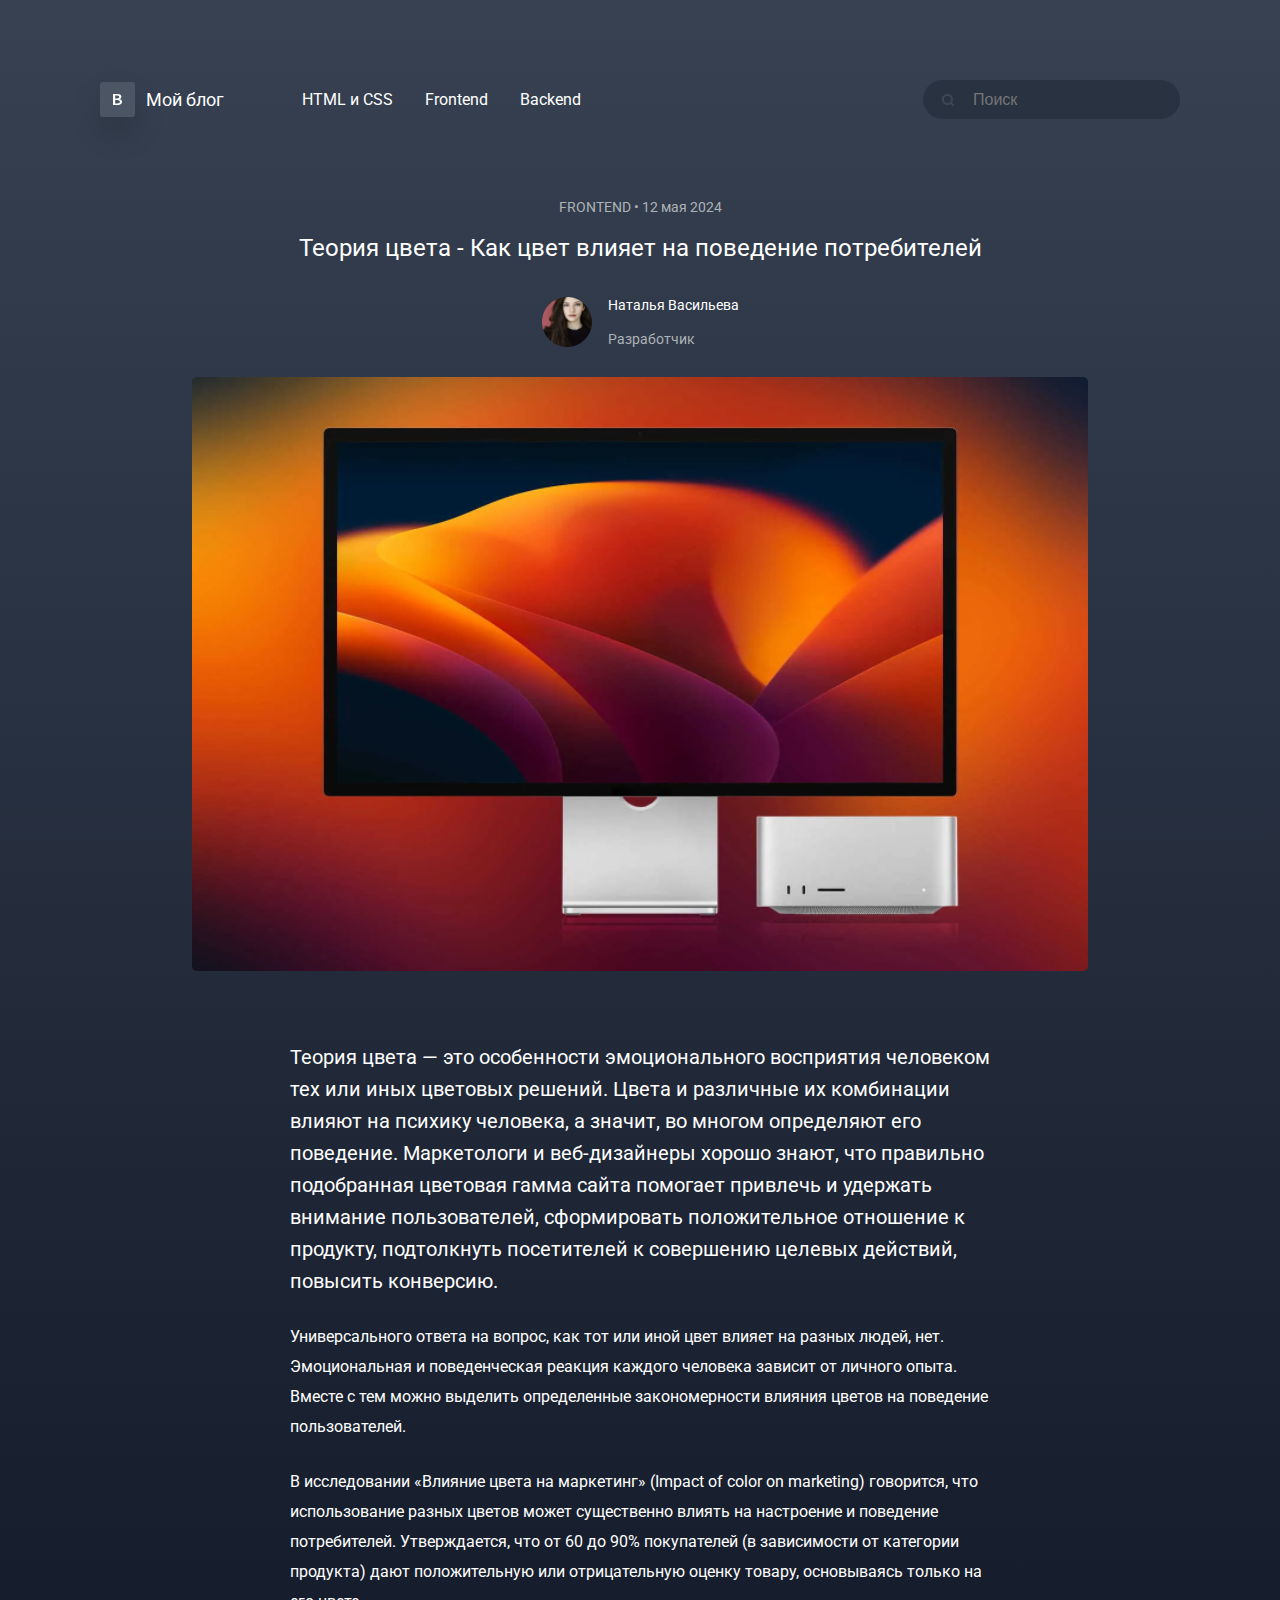
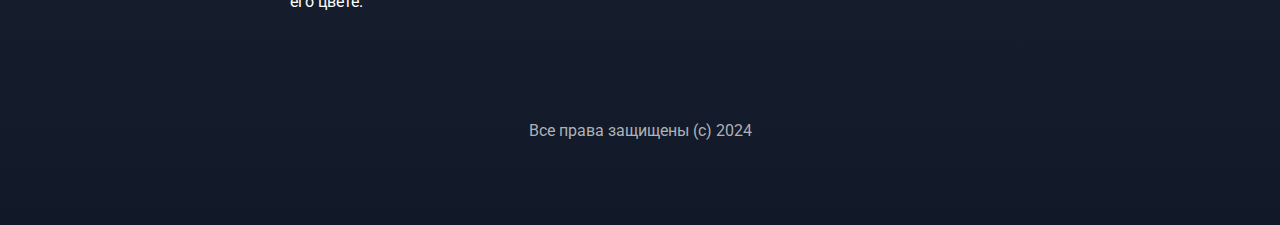
<file: 1-blog/index.html>
<!DOCTYPE html>
<html lang="en">
<head>
    <meta charset="UTF-8">
    <meta name="viewport" content="width=device-width, initial-scale=1.0">
    <link rel="stylesheet" href="./styles/style.css">
    <link rel="preconnect" href="https://fonts.googleapis.com">
    <link rel="preconnect" href="https://fonts.gstatic.com" crossorigin>
    <link href="https://fonts.googleapis.com/css2?family=Roboto:ital,wght@0,300;0,400;0,700;0,900;1,700&display=swap" rel="stylesheet">
    <title>Document</title>
</head>
<body>
    <header>
        <a href="/" class="logo_anchor">
            <div>
                <img src="./image/logo.svg" alt="logo image">
            </div>
            <span>Мой блог</span> 
        </a>
        <nav class="menu">
            <ul>
                <li><a href="#">HTML и CSS</a></li>
                <li><a href="#">Frontend</a></li>
                <li><a href="#">Backend</a></li>
            </ul>

        </nav>
        <form class="search">
            <img src="./image/search.png" alt="search image">
            <input id='search' type="text" placeholder="Поиск">
        </form>
    </header>
    <main>
        <section class="hero_section">
            <p class="title">
                <span>FRONTEND</span>
                <span>&#8226;</span>
                <span>12 мая 2024</span>
            </p>
            <h1>Теория цвета - Как цвет влияет на поведение потребителей</h1>
            <div class="profile">
                <img src="./image/profile.png" alt="profile image">
                <div class="profile_person">
                    <p>Наталья Васильева</p>
                    <p>Разработчик</p>
                </div>
            </div>
            <img class="heroImage" src="./image/main.png" alt="pc image">
        </section>
        <article class="article_section">
            <p>
                Теория цвета — это особенности эмоционального восприятия человеком тех или иных цветовых решений. Цвета и различные их комбинации влияют на психику человека, а значит, во многом определяют его поведение. Маркетологи и веб-дизайнеры хорошо знают, что правильно подобранная цветовая гамма сайта помогает привлечь и удержать внимание пользователей, сформировать положительное отношение к продукту, подтолкнуть посетителей к совершению целевых действий, повысить конверсию.
            </p>
            <p>
                Универсального ответа на вопрос, как тот или иной цвет влияет на разных людей, нет. Эмоциональная и поведенческая реакция каждого человека зависит от личного опыта. Вместе с тем можно выделить определенные закономерности влияния цветов на поведение пользователей.
            </p>
            <p>В исследовании «Влияние цвета на маркетинг» (Impact of color on marketing) говорится, что использование разных цветов может существенно влиять на настроение и поведение потребителей. Утверждается, что от 60 до 90% покупателей (в зависимости от категории продукта) дают положительную или отрицательную оценку товару, основываясь только на его цвете.</p>
        </article>
    </main>
    <footer>
        <p> Все права защищены (c) 2024</p>
    </footer>
</body>
</html>
</file>
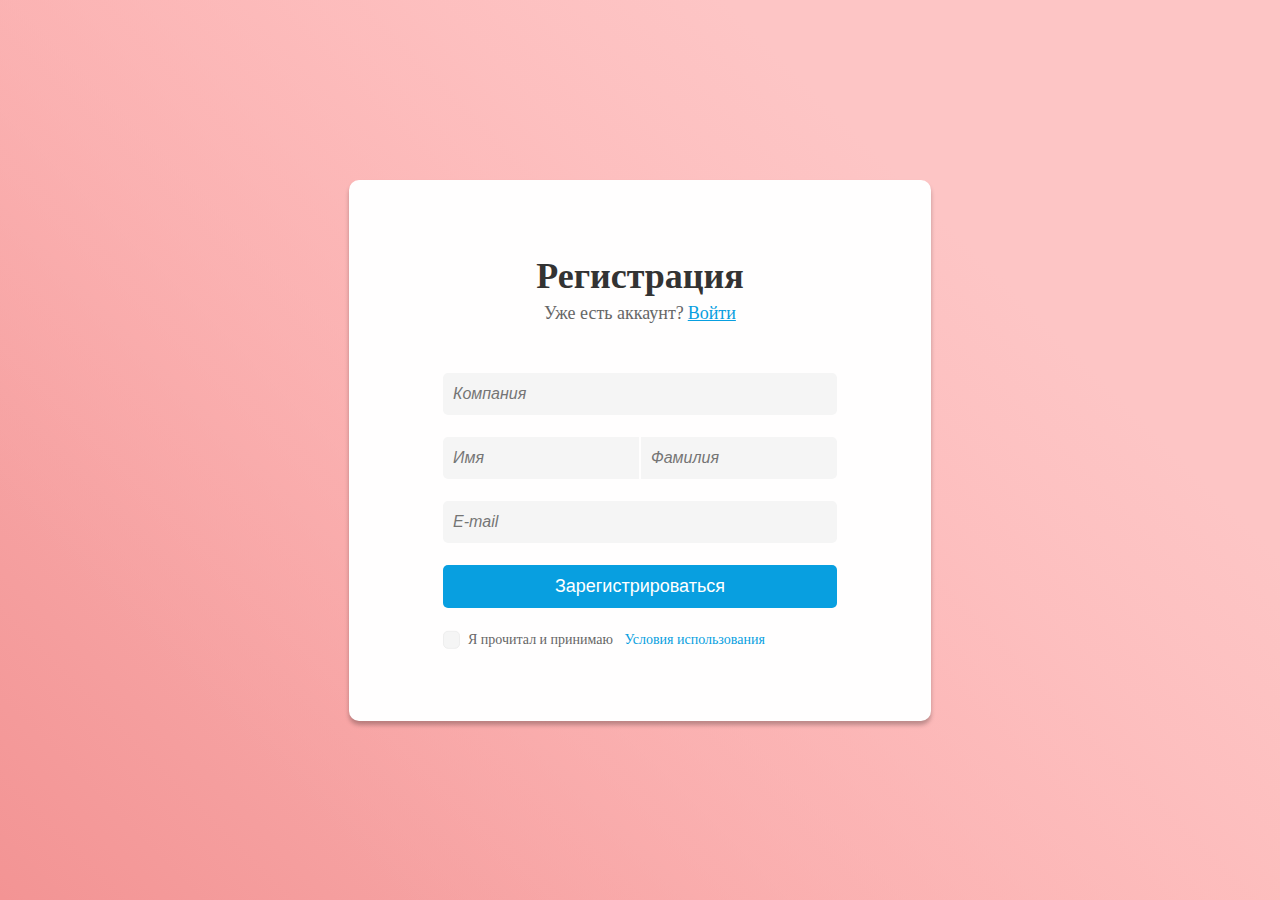
<file: 2-form/index.html>
<!DOCTYPE html>
<html lang="en">
<head>
    <meta charset="UTF-8">
    <meta name="viewport" content="width=device-width, initial-scale=1.0">
    <title>Register</title>
    <link rel="stylesheet" href="./styles/style.css">
</head>
<body>
    <form action="#" method="get" class="registration-form">
        <header class="form-header">
            <h1>Регистрация</h1>
            <p class="login">
                <span>Уже есть аккаунт?</span>
                <a href="#">Войти</a>
            </p>
        </header>
            <main class="form-main">
                <input type="text" id="company" name="company" placeholder="Компания" required>
                <div class="name-fields">
                    <input type="text" id="name" name="name" placeholder="Имя" required>
                    <input type="text" id="surname" name="surname" placeholder="Фамилия" required>   
                </div>
                <input type="email" id="email" name="email" placeholder="E-mail" required>
                <button type="submit">Зарегистрироваться</button>
            </main>
            <footer class="form-footer">
                <input type="checkbox" id="agree" name="agree" required>
                <label for="agree">
                    Я прочитал и принимаю
                    <a href="#">Условия использования</a>
                </label>
            </footer>
    </form>
</body>
</html>
</file>
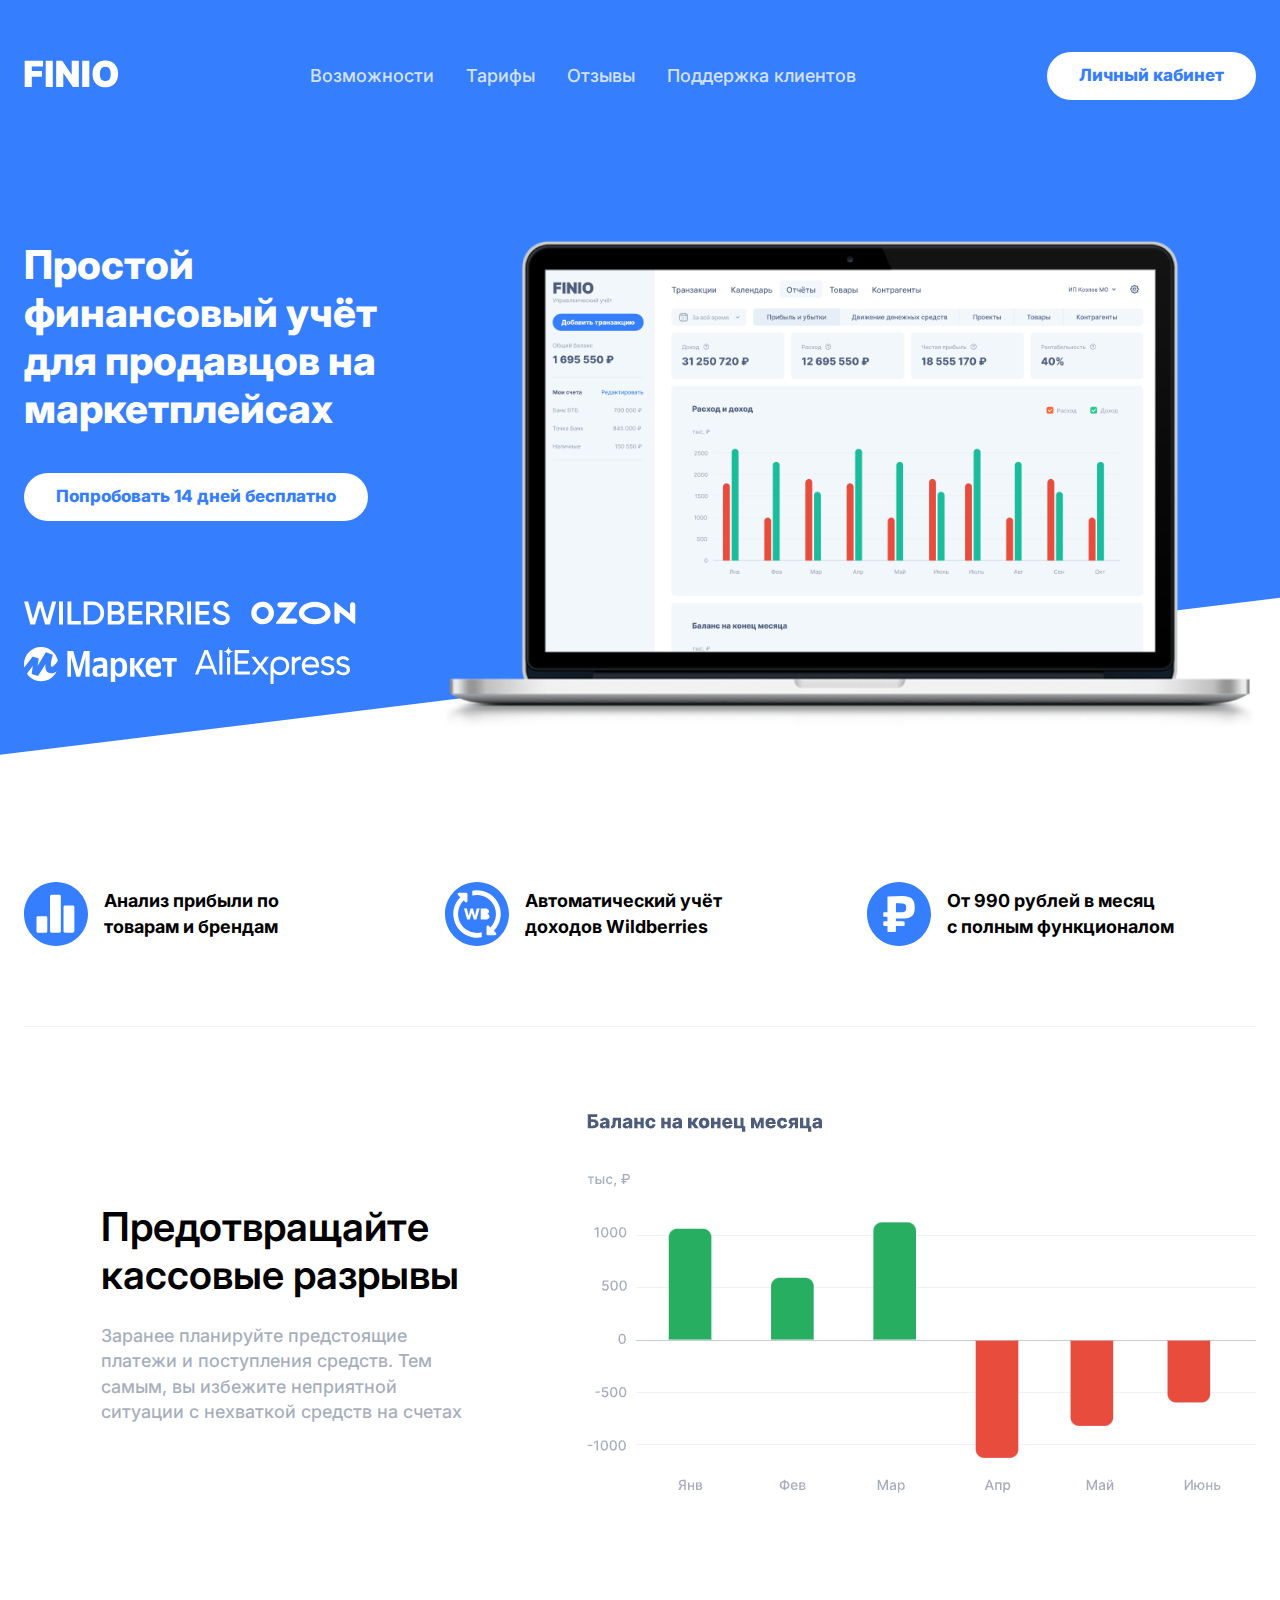
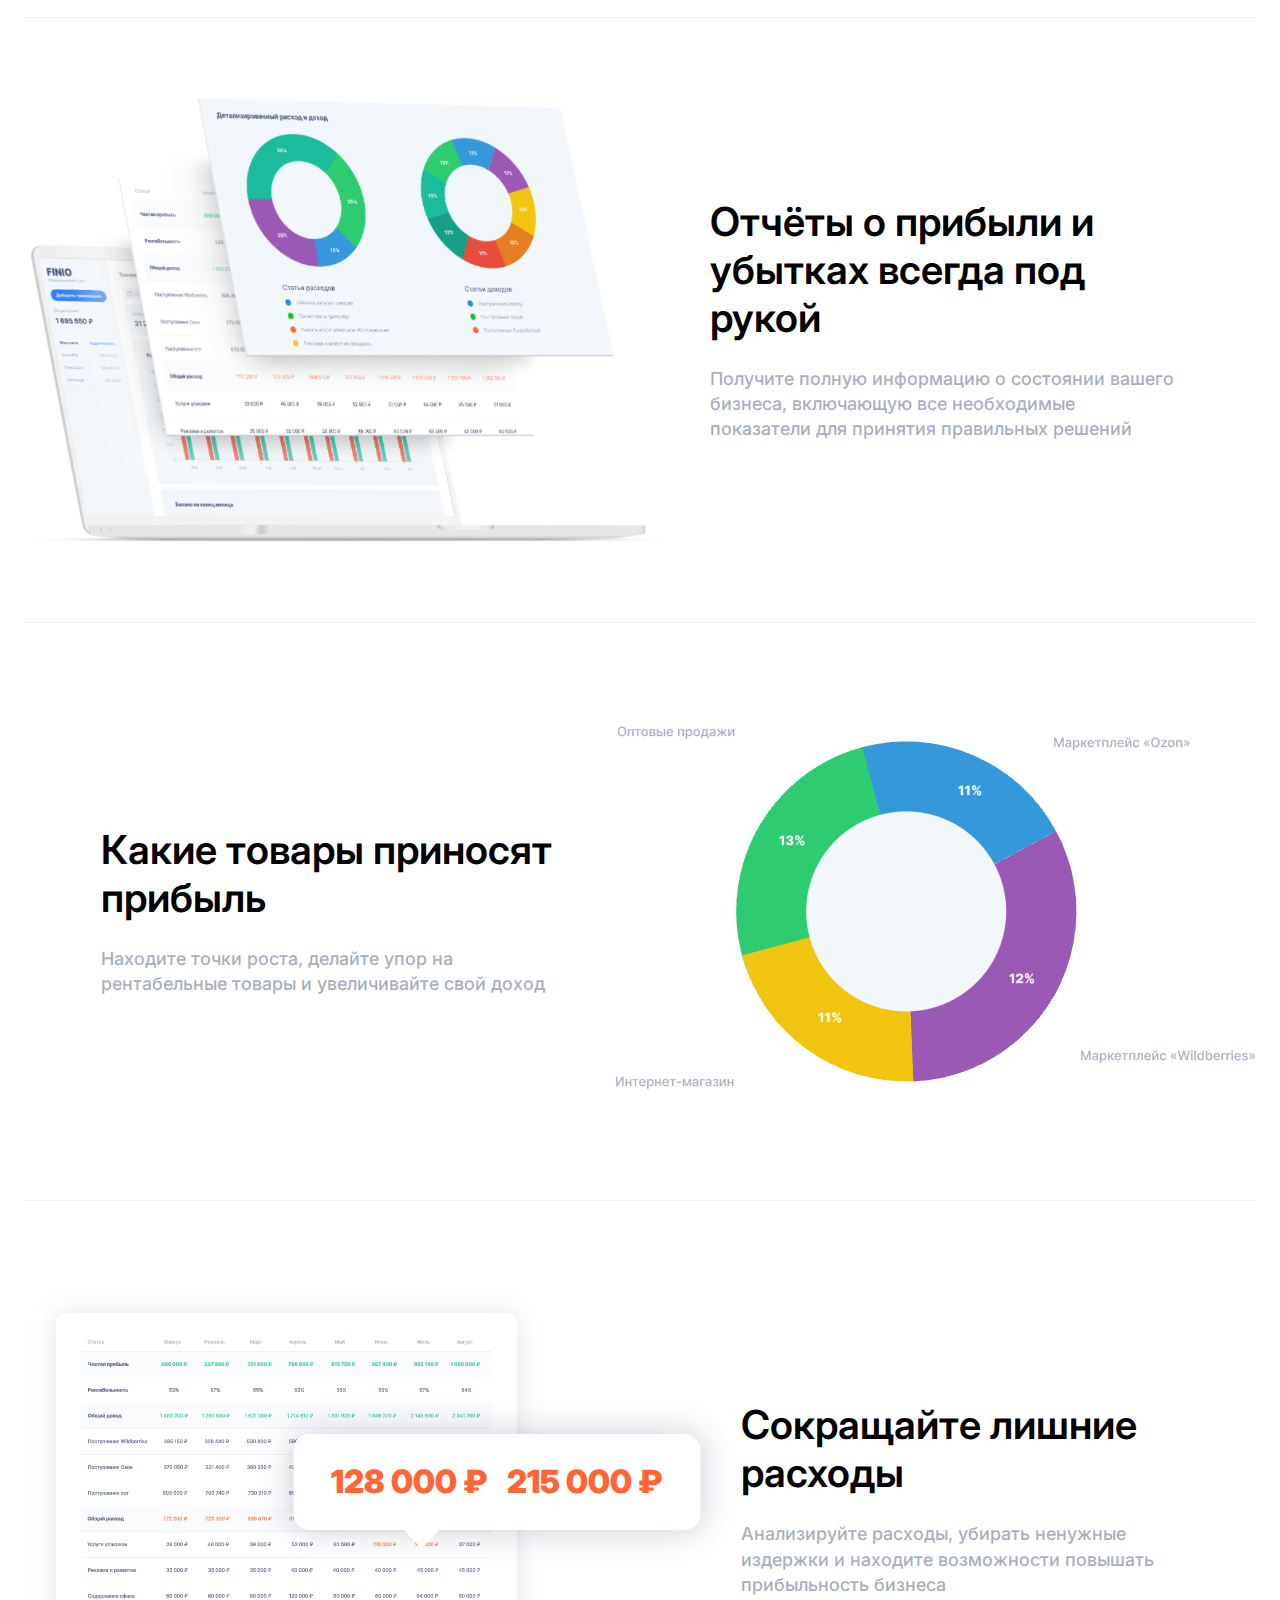
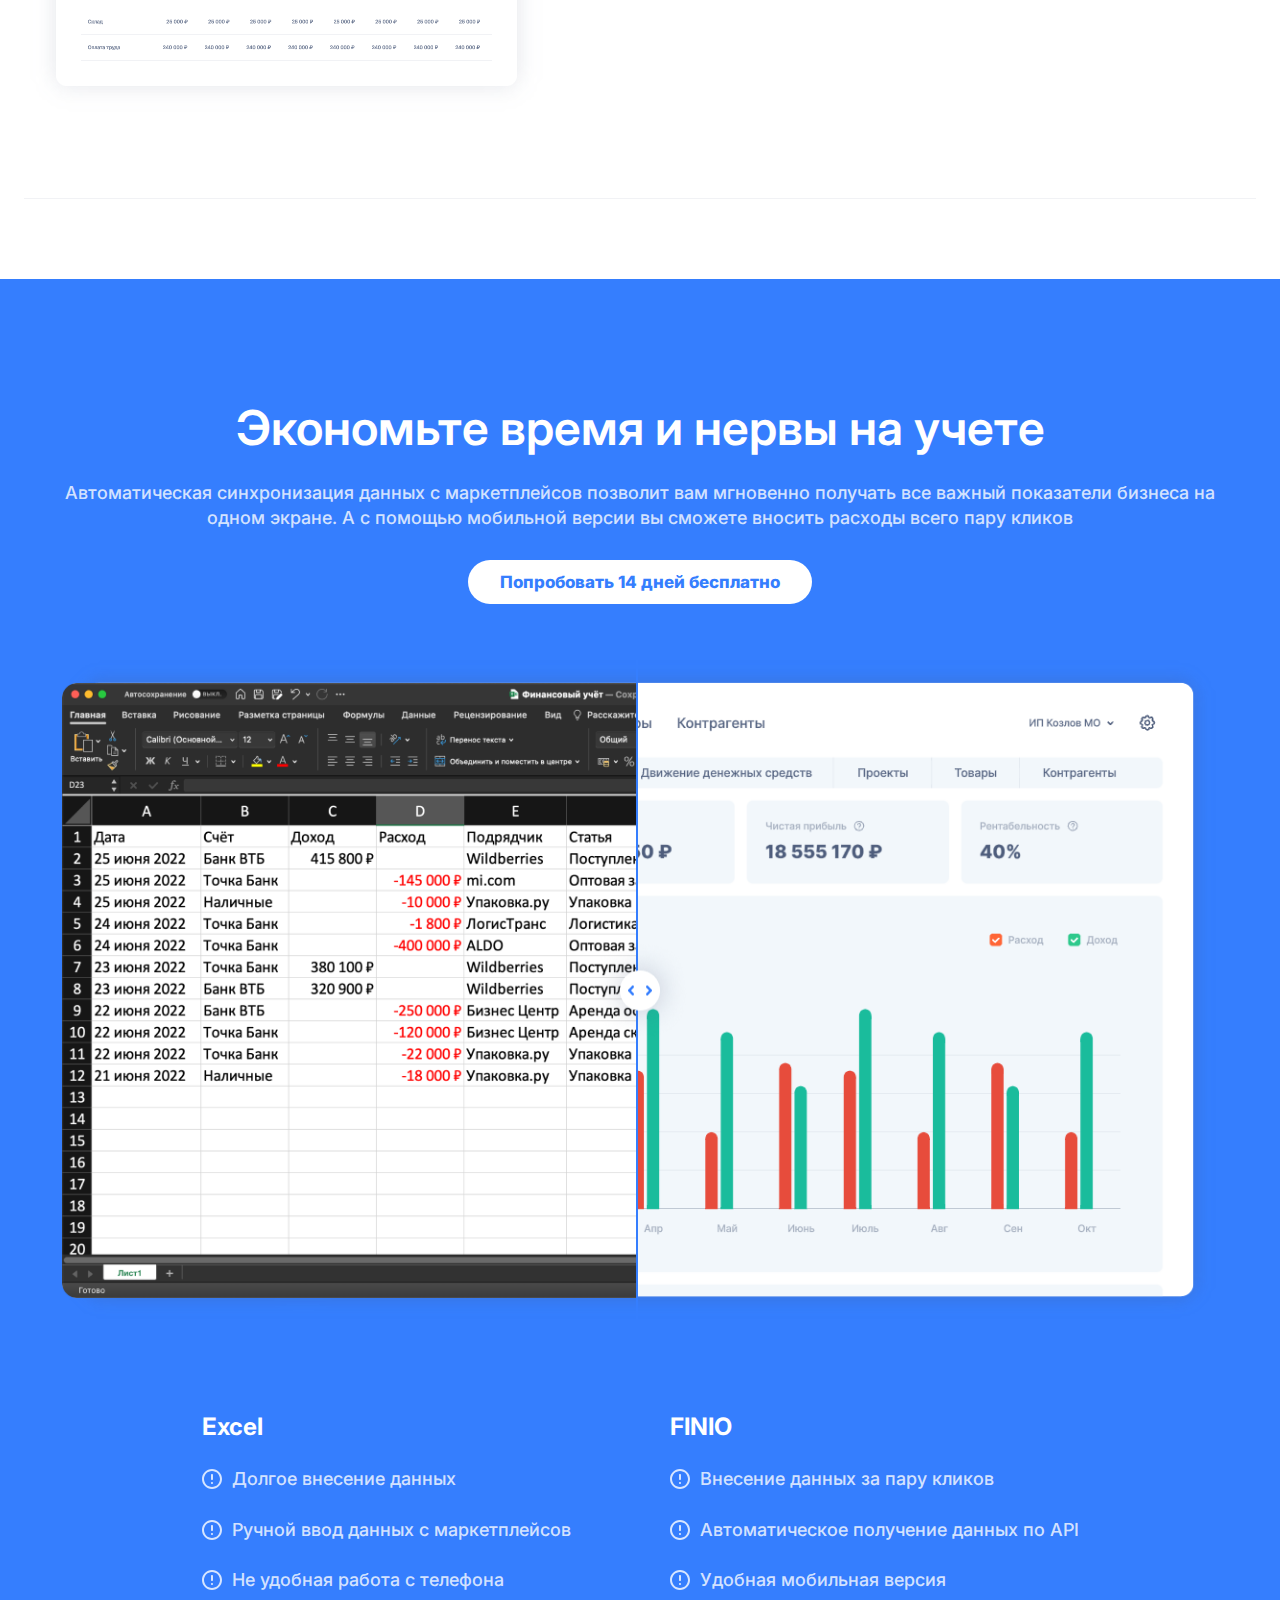
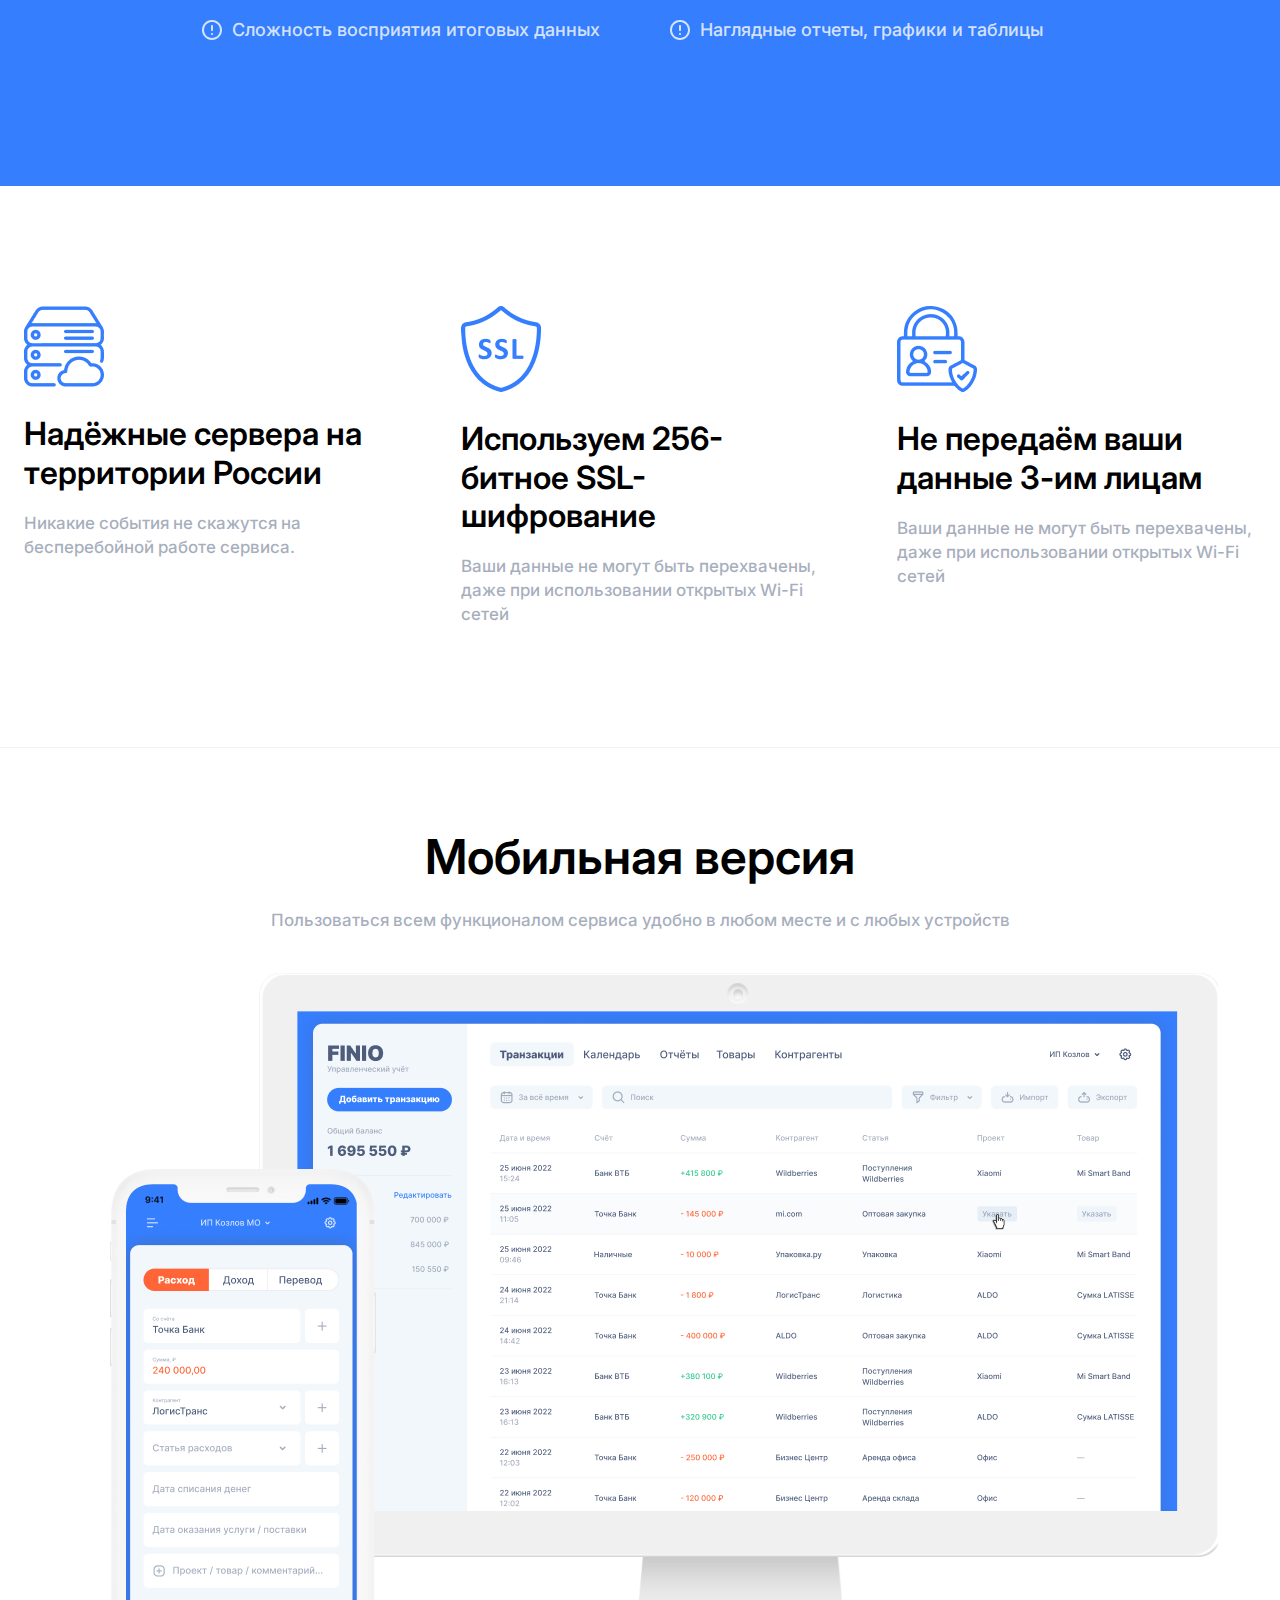
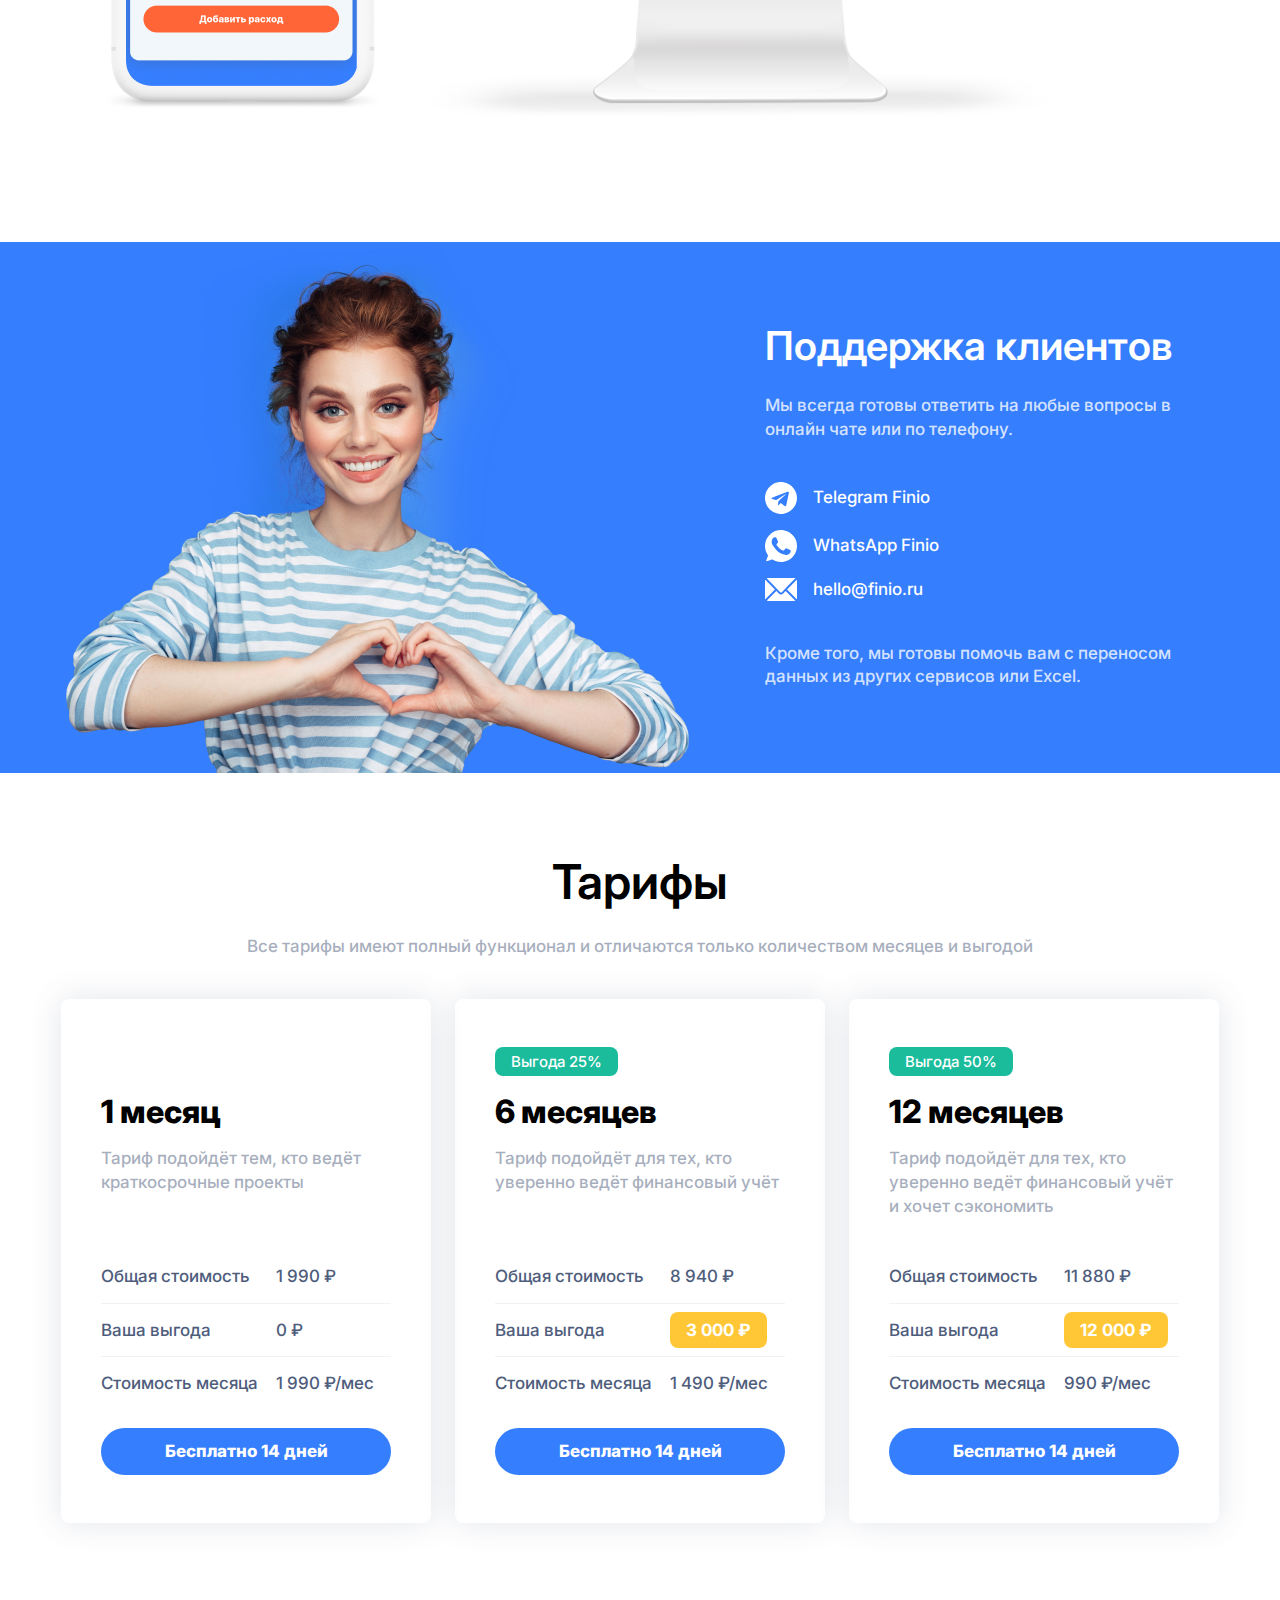
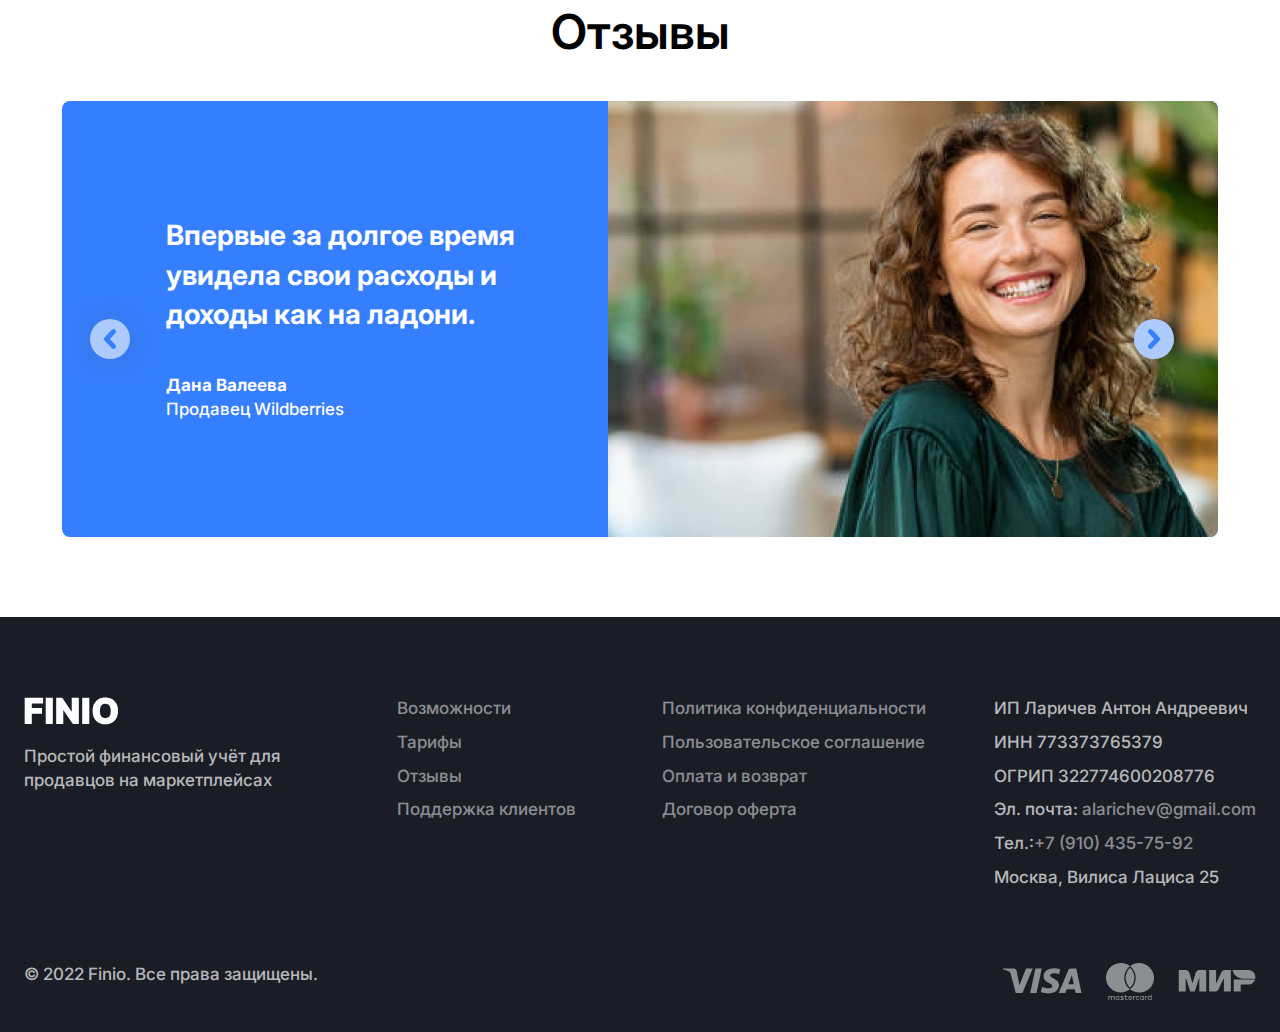
<file: 3-Finio/index.html>
<!DOCTYPE html>
<html lang="en">
<head>
    <meta charset="UTF-8">
    <meta name="viewport" content="width=device-width, initial-scale=1.0">
    <title>Finio</title>
    <link rel="stylesheet" href="./styles/global.css">
    <link rel="stylesheet" href="./styles/header.css">
    <link rel="stylesheet" href="./styles/page.css">
    <link rel="stylesheet" href="./styles/footer.css">
    <link rel="stylesheet" href="./styles/components.css">
    <link rel="preconnect" href="https://fonts.googleapis.com">
    <link rel="preconnect" href="https://fonts.gstatic.com" crossorigin>
    <link href="https://fonts.googleapis.com/css2?family=Inter:wght@100..900&display=swap" rel="stylesheet">
</head>
<body>
    <header class="header section-dark">
        <div class="header__wrapper width-1392">
            <a href="#" class="header__logo"> <img src="./img/logo.svg" alt="Логотип компании Finio"></a>
            <nav>
                <ul class="header__nav hiding">
                    <li class="header__nav-item"><a href="#">Возможности</a></li>
                    <li class="header__nav-item"><a href="#">Тарифы</a></li>
                    <li class="header__nav-item"><a href="#">Отзывы</a></li>
                    <li class="header__nav-item"><a href="#">Поддержка клиентов</a></li>
                </ul>
            </nav>
            <a href="#" class="button button_secondary button-12x32 hiding">Личный кабинет</a>
            <button class="header__menu-button" aria-label="Открыть меню" aria-expanded="false" aria-haspopup="true">
                <img src="./img/menu.svg" alt="Меню" >
            </button>
        </div>
        
    </header>
    <section class="hero">
        <div class="hero__wrapper width-1392">
            <div class="hero__left">
                <h1 class="headling_h1 headling_light hero__headling">Простой финансовый учёт для продавцов на маркетплейсах</h1>
                <a href="#" class="button button_secondary button-12x32 hero__button">Попробовать 14 дней бесплатно</a>
                <div class="hero__marketplaces ">
                    <a href="#"><img src="./img/wd.svg" alt="Логотип Wildberries"></a>
                    <a href="#"><img src="./img/oz.svg" alt="Логотип Ozon"></a>
                    <a href="#"><img src="./img/yd.svg" alt="Логотип Yandex"></a>
                    <a href="#"><img src="./img/al.svg" alt="Логотип AliExpress"></a>
                </div>
            </div>
            <img class="hero__right hero__right_hiding" src="./img/pc.png" alt="Изображение интерфеса программы Finio">
            
        </div>
        
    </section>
    
    <!-- <main class="width-1392">Все секции</main> -->

    <section class="feature padding-0X24">
        <div class="feature__wrapper width-1392">
            <div class="feature__item">
                <img src="./img/stat-feature.svg" alt="Иконка статистики">
                <p>Анализ прибыли по <br> товарам и брендам</p>
            </div>
            <div class="feature__item">
                <img src="./img/wb-feature.svg" alt="Иконка Wildberries">
                <p>Автоматический учёт <br> доходов Wildberries</p>
            </div>
            <div class="feature__item">
                <img src="./img/ruble-feature.svg" alt="Иконка рубля">
                <p>От 990 рублей в месяц <br> с полным функционалом</p>
            </div>
        </div>
    </section>

    <section class="profit">
        <div class="profit__wrapper width-1392 padding-0X24">
            <div class="profit__balance wrapper_section">
                <div class="profit__content">
                    <h3 class="profit__title headling_dark">Предотвращайте кассовые разрывы</h3>
                    <p class="text text__medium text__dark">Заранее планируйте предстоящие платежи и поступления средств. Тем самым, вы избежите неприятной ситуации с нехваткой средств на счетах</p>
                </div>
                <div class="profit__image">
                    <img src="./img/schedule-profit.png" alt="Изображение баланса">
                </div>
            </div>
            <div class="profit__report wrapper_section">
                <div class="profit__content">
                    <h3 class="profit__title headling_dark">Отчёты о прибыли и убытках всегда под рукой</h3>
                    <p class="text text__medium text__dark">Получите полную информацию о состоянии вашего бизнеса, включающую все необходимые показатели для принятия правильных решений</p>
                </div>
                <div class="profit__image">
                    <img src="./img/layout-profit.png" alt="Изображение с отчетами">
                </div>
            </div>
            <div class="profit__income wrapper_section">
                <div class="profit__content">
                    <h3 class="profit__title headling_dark">Какие товары приносят прибыль</h3>
                    <p class="text text__medium text__dark">Находите точки роста, делайте упор на рентабельные товары и увеличивайте свой доход</p>
                </div>
                <div class="profit__image">
                    <img  src="./img/circle-profit.png" alt="Изображение статистики по продажам на различных платформах">
                </div>
            </div>
            <div class="profit__expenses wrapper_section">
                <div class="profit__content">
                    <h3 class="profit__title headling_dark">Сокращайте лишние расходы</h3>
                    <p class="text text__medium text__dark">Анализируйте расходы, убирать ненужные издержки и находите возможности повышать прибыльность бизнеса</p>
                </div>
                <div class="profit__image profit__image-wrapper">
                    <img src="./img/table-profit.png" alt="Изображение таблицы">
                    <div class="profit__values">
                        <div class="profit__value">128 000 ₽</div>
                        <div class="profit__value">215 000 ₽</div>
                        <img class="profit__angle-image" src="./img/angle-profit.png" alt="angle" aria-disabled="true">
                    </div>
                </div>
            </div>
        </div>
    </section>

    <section class="accaunting section-dark padding-120X24 ">
        <div class="accaunting__wrapper">
            <div class="accaunting__head">
                <h2 class="headling headling_light accaunting__headling">Экономьте время и нервы на учете</h2>
                <p class="text text__medium text__light accaunting__text">Автоматическая синхронизация данных с маркетплейсов позволит вам мгновенно получать все важный показатели бизнеса на одном экране. А с помощью мобильной версии вы сможете вносить расходы всего пару кликов</p>
                <a class="button button-12x32 button_secondary button_inline accaunting__button accaunting__button" href="">Попробовать 14 дней бесплатно</a>
            </div>
            <div class="accaunting__main">
                <img class="accaunting__first-image" src="./img/Group 249.png" alt="Изображение таблицы Finio">
                <img class="accaunting__second-image" src="./img/table-accaunting.png" alt="Изображение таблицы Excel">
                <button class="accaunting__separator">
                    <img src="./img/separator-image.png" alt="Ползунок смещения картинки">
                </button>
            </div>
            <div class="accaunting__lists">
                <div class="list">
                    <p class="list__head">Excel</p>
                    <ul class="text text__medium text__light list__nav">
                        <li class="list__item">Долгое внесение данных</li>
                        <li class="list__item">Ручной ввод данных с маркетплейсов</li>
                        <li class="list__item">Не удобная работа с телефона</li>
                        <li class="list__item">Сложность восприятия итоговых данных</li>
                    </ul>
                </div>
                <div class="list">
                    <p class="list__head">FINIO</p>
                    <ul class="text text__medium text__light list__nav">
                        <li class="list__item">Внесение данных за пару кликов</li>
                        <li class="list__item">Автоматическое получение данных по API</li>
                        <li class="list__item">Удобная мобильная версия</li>
                        <li class="list__item">Наглядные отчеты, графики и таблицы</li>
                    </ul>
                </div>
            </div>
        </div>
    </section>

    <section class="security">
        <div class="security__wrapper width-1392 padding-120X24">
            <div class="security__item">
                <img class="security__image" src="./img/servers.png" alt="Изображение сервера">
                <h3 class="security__title headling_h3 headling_dark">Надёжные сервера на территории России</h3>
                <p class="security__text text text__small text__dark">Никакие события не скажутся на бесперебойной работе сервиса. </p>
            </div>
            <div class="security__item">
                <img class="security__image" src="./img/ssl.png" alt="Изображение протокола ssl">
                <h3 class="security__title headling_h3 headling_dark">Используем 256-битное SSL-шифрование</h3>
                <p class="security__text text text__small text__dark">Ваши данные не могут быть перехвачены, даже при использовании открытых Wi-Fi сетей </p>
            </div>
            <div class="security__item">
                <img class="security__image" src="./img/security.png" alt="Изображение замка">
                <h3 class="security__title headling_h3 headling_dark">Не передаём ваши данные 3-им лицам</h3>
                <p class="security__text text text__small text__dark">Ваши данные не могут быть перехвачены, даже при использовании открытых Wi-Fi сетей </p>
            </div>
        </div>
    </section>

    <section class="mobile">
        <div class="mobile__wrapper width-1156 padding-80X24X120">
            <h2 class="headling headling_dark mobile__title">Мобильная версия</h2>
            <p class="text text__small text__dark mobile__text">Пользоваться всем функционалом сервиса удобно в любом месте и с любых устройств</p>
            <img class="mobile__image" src="./img/mobile.png" alt="Изображение мобильной и настольной версии Finio">
        </div>

    </section>

    <section class="support">
        <div class="support__wrapper width-1392 section-dark ">
            <img class="support__image" src="./img/girl-support.png" alt="Изображение девушки">
            <div class="support__content">
                <h3 class="support__title">Поддержка клиентов	</h3>
                <p class="text text__small text__light">Мы всегда готовы ответить на любые вопросы в онлайн чате или по телефону.</p>
                <div class="support__social-links">
                    <a class="support__link text text__small" href="#">
                        <img src="./img/tgsvg.svg" alt="Иконка telegram">
                        <span>Telegram Finio</span>
                    </a>
                    <a class="support__link text text__small" href="#">
                        <img src="./img/wpsvg.svg" alt="Иконка whatsapp">
                        <span>WhatsApp Finio</span>
                    </a>
                    <a class="support__link text text__small" href="mailto:hello@finio.ru">
                        <img src="./img/email.svg" alt="Иконка whatsapp">
                        <span>hello@finio.ru</span>
                    </a>
                </div>
                <p class="text text__small text__light">Кроме того, мы готовы помочь вам с переносом данных из других сервисов или Excel.</p>
            </div>
        </div>
    </section>

    <section class="section rates width-1392">
        <div class="rates__header">
            <h2 class="headling headling_dark">Тарифы</h2>
            <p class="text text__dark text__small">Все тарифы имеют полный функционал и отличаются только количеством месяцев и выгодой</p>
        </div>
        <div class="rates__cards-wrapper">   
             <div class="card">
                <div class="card__header">
                    <div class="card__profit-wrapper">
                        <div class="card__profit">Выгода 25%</div>
                    </div>
                    <h3 class="card__title">1 месяц</h3>
                    <p class="text text__dark text__small">Тариф подойдёт тем, кто ведёт краткосрочные проекты</p>
                </div>
                <div class="card__main">
                    <div class="card__main-row">
                        <div class="card__item">Общая стоимость</div>
                        <div class="card__item">1 990 <span>&#8381;</span></div>
                    </div>
                    <div class="card__main-row">
                        <div class="card__item">Ваша выгода</div>
                        <div class="card__item"><span>0 <span>&#8381;</span></span></div>
                    </div>
                    <div class="card__main-row">
                        <div class="card__item">Стоимость месяца</div>
                        <div class="card__item">1 990 <span>&#8381;/мес</span></div>
                    </div>
                </div>
                <a href="#" class="button button_primary button-12">Бесплатно 14 дней</a>
            </div>

             <div class="card">
                <div class="card__header">
                    <div class="card__profit-wrapper">
                        <div class="card__profit card__profit--active">Выгода 25%</div>
                    </div>
                    <h3 class="card__title">6 месяцев</h3>
                    <p class="text text__dark text__small">Тариф подойдёт для тех, кто уверенно ведёт финансовый учёт </p>
                </div>
                <div class="card__main">
                    <div class="card__main-row">
                        <div class="card__item">Общая стоимость</div>
                        <div class="card__item">8 940 <span>&#8381;</span></div>
                    </div>
                    <div class="card__main-row">
                        <div class="card__item">Ваша выгода</div>
                        <div class="card__item"><span class="card__item--profit">3 000 <span>&#8381;</span></span></div>
                    </div>
                    <div class="card__main-row">
                        <div class="card__item">Стоимость месяца</div>
                        <div class="card__item">1 490 <span>&#8381;/мес</span></div>
                    </div>
                </div>
                <a href="#" class="button button_primary button-12">Бесплатно 14 дней</a>
            </div>
           <div class="card">
                <div class="card__header">
                    <div class="card__profit-wrapper">
                        <div class="card__profit card__profit--active">Выгода 50%</div>
                    </div>
                    <h3 class="card__title">12 месяцев</h3>
                    <p class="text text__dark text__small">Тариф подойдёт для тех, кто уверенно ведёт финансовый учёт и хочет сэкономить</p>
                </div>
                <div class="card__main">
                    <div class="card__main-row">
                        <div class="card__item">Общая стоимость</div>
                        <div class="card__item">11 880 <span>&#8381;</span></div>
                    </div>
                    <div class="card__main-row">
                        <div class="card__item">Ваша выгода</div>
                        <div class="card__item"><span class="card__item--profit">12 000 <span>&#8381;</span></span></div>
                    </div>
                    <div class="card__main-row">
                        <div class="card__item">Стоимость месяца</div>
                        <div class="card__item">990 <span>&#8381;/мес</span></div>
                    </div>
                </div>
                <a href="#" class="button button_primary button-12">Бесплатно 14 дней</a>
            </div>
        </div>
    </section>

    <section class="reviews">
        <h2 class="headling headling_dark reviews__headling">Отзывы</h2>
        <div class="reviews__wrapper width-1156 section-dark ">
            <div class="reviews__content">
                <p class="reviews__title">Впервые за долгое время увидела свои расходы и доходы как на ладони.</p>
                <p class="reviews__name">Дана Валеева</p>
                <p class="reviews__position ">Продавец Wildberries</p>
                <div class="dots-navigation">
                    <div class="dots-navigation__item dot_active"></div>
                    <div class="dots-navigation__item"></div>
                    <div class="dots-navigation__item"></div>
                    <div class="dots-navigation__item"></div>
                </div>
            </div>
            <img class="reviews__image" src="./img/girl-reviews.png" alt="Изображение улыбающейся девушки">
            <div class="reviews__arrow reviews__arrow_left ">
                <img  src="./img/arrow-left-reviews.svg" alt="Иконка стрелки указывающая налево">
            </div>
            <div class="reviews__arrow reviews__arrow_right">
                <img  src="./img/arrow-right-reviews.svg" alt="Иконка стрелки указывающая направо">
            </div>
        </div>
    </section>

    <footer class="footer padding-0X24">
        <div class="footer__wrapper width-1392">
            <div class="footer__main">
                <div class="footer__logo ">
                    <img src="./img/logo.svg" alt="Логотип Finio">
                    <p class="footer__text text text__small">Простой финансовый учёт для</p>
                    <p class="footer__text text text__small">продавцов на маркетплейсах</p>               
                </div>
                <div class="footer__possibilities">
                    <ul class="nav-list">
                        <li class="nav-list__item"><a href="#">Возможности</a></li>
                        <li class="nav-list__item"><a href="#">Тарифы</a></li>
                        <li class="nav-list__item"><a href="#">Отзывы</a></li>
                        <li class="nav-list__item"><a href="#">Поддержка клиентов</a></li>
                    </ul>
                </div>
                <div class="footer__confidentiality">
                    <ul class="nav-list">
                        <li class="nav-list__item"><a href="#">Политика конфиденциальности</a></li>
                        <li class="nav-list__item"><a href="#">Пользовательское соглашение</a></li>
                        <li class="nav-list__item"><a href="#">Оплата и возврат</a></li>
                        <li class="nav-list__item"><a href="#">Договор оферта</a></li>
                    </ul>
                </div>
                <div class="footer__contacts">
                    <ul class="nav-list">
                        <li class="nav-list__item">ИП Ларичев Антон Андреевич</li>
                        <li class="nav-list__item">ИНН 773373765379</li>
                        <li class="nav-list__item">ОГРИП 322774600208776</li>
                        <li class="nav-list__item">Эл. почта:<a href="mailto:alarichev@gmail.com"> alarichev@gmail.com</a></li>
                        <li class="nav-list__item">Тел.:<a href="tel:+7 (910) 435-75-92">+7 (910) 435-75-92</a></li>
                        <li class="nav-list__item">Москва, Вилиса Лациса 25</li>
                    </ul>
                </div>
            </div>
            <div class="footer__copyright">
                <div class="footer__copyright-left">© 2022 Finio. Все права защищены.</div>
                <div class="footer__copyright-right">
                    <img src="./img/visa.svg" alt="Логотип Visa">
                    <img src="./img/master.svg" alt="Логотип Master Card">
                    <img src="./img/mir.svg" alt="Логотип Mir">
                </div>
            </div>
        </div>
    </footer>
</body>
</html>
</file>
<file: 1-blog/styles/style.css>
body {
    background: linear-gradient(180.00deg, rgb(55, 65, 81), rgb(17, 24, 39) 100%);
    margin: 0;
    font-family: 'Roboto', sans-serif;
}

p {
    margin: 0;
}

a {
    color: #fff;
    text-decoration: none;
    transition: color 0.3s ease;
}

a:hover {
    color: #4B5563;
} 

h1 {
    color: #fff;
    font-size: 24px;
    font-weight: 400;
    line-height: 38px;
    margin: 0 0 30px 0;
    text-align: center;
}

/* HEADER */
header {
    margin: 80px auto;
    display: flex;
    max-width: 1080px;
    align-items: center;
}

.logo_anchor {
    font-size: 18px;
    font-weight: 400;
    line-height: 21px;
    display: flex;
    align-items: center;
    margin-right: 78px;
    gap: 11px;
}

.logo_anchor div {
    display: flex;
    align-items: center;
    justify-content: center;
    width: 35px;
    height: 35px;
    background-color: #4B5563;
    border-radius: 3px;
    box-shadow: 0px 15px 30px 0px rgba(0, 0, 0, 0.15);
}

.menu ul {
    list-style: none;
    padding: 0;
    margin: 0;
    display: flex;
    gap: 32px;
}

.menu a,
.search input {
    font-size: 16px;
    font-weight: 400;
    line-height: 19px
}

.search {
    margin-left: auto;
    position: relative;
}

.search img {
    position: absolute;
    top: 13px;
    left: 18px;
}

.search input {
    color: #adb2b7;
    background-color: #1f293799;
    border: none;
    border-radius: 100px;
    padding: 10px 0 10px 50px;
}

/* MAIN */
main {
    max-width: 1080px;
    margin: 0 auto;
}

.hero_section {
    margin-bottom: 70px;
}

.title {
    color: #adb2b7;
    margin-bottom: 14px;
    text-align: center;
}

.title,
.profile_person {
    font-size: 14px;
    font-weight: 400;
    line-height: 16px;
}

.heroImage {
    display: block;
    margin: 0 auto;
}

.profile {
    margin-bottom: 30px;
    display: flex;
    align-items: flex-end;
    justify-content: center;
    gap: 16px;
}

.profile_person p:first-child {
    color: #fff;
    margin-bottom: 18px;
}

.profile_person p:last-child {
    color: #adb2b7;
}

.article_section {
    color: #fff;
    font-weight: 400;
    max-width: 700px;
    margin: 0 auto;
    margin-bottom: 100px;
}

.article_section p:first-child {
    font-size: 20px;
    line-height: 32px;
}

.article_section p:not(:first-child) {
    font-size: 16px;
    line-height: 30px;
}

.article_section p:not(:last-child) {
    margin-bottom: 25px;
}

/* FOOTER */
footer {
    color: #adb2b7;
    font-size: 16px;
    font-weight: 400;
    line-height: 28px;
    margin-bottom: 80px;
    text-align: center;
}

@media (max-width: 730px) {
  header {
    flex-direction: column;
    gap: 40px;
  }

  .search {
    margin-left: 0;
  }

  .logo_anchor {
    margin-right: 0;
  }

  .menu ul {
    gap: 70px;
  }

  .article_section {
    padding: 0 40px;
  }
}
</file>
<file: 2-form/styles/style.css>
* {
    box-sizing: border-box;
}

body {
    display: flex;
    align-items: center;
    justify-content: center;
    margin: 0;
    height: 100vh;
    background: linear-gradient(225deg, #fdc5c5 25.45%, rgba(242, 152, 222, 0) 100%),
        linear-gradient(225deg, #ffa5a5 33.09%, rgba(255, 255, 255, 0) 82.34%),
        #f39494;;
}

input {
    padding: 9px 0 9px 9px;
    font-size: 16px;
    line-height: 22px;
    border: none;
    border-radius: 5px;
    color: #999999;
    background-color: #F5F5F5;
    font-style: italic;
    font-weight: 400;
    border: 1px solid transparent;
}

.registration-form {
    flex: 0 582px;
    margin: 0 20px;
    padding: 72px 94px;
    border-radius: 10px;
    background-color: #FFFEFE;
    box-shadow: 0px 4px 4px 0px rgba(0, 0, 0, 0.25);
}

input:focus {
    color: #333333;
    font-weight: 600;
    background-color: #FFFFFF;
    outline: 0;
    border-color: #F5F5F5;
}

.form-footer input[type="checkbox"] {
    position: absolute;
    opacity: 0;
}

.form-footer input[type="checkbox"]+label {
    position: relative;
    padding-left: 25px;
}

.form-footer input[type="checkbox"]+label:before {
    content: '';
    position: absolute;
    left: 0;
    top: 40%;
    transform: translateY(-40%);
    width: 15px;
    height: 16px;
    border: 1px solid #eeeeee;
    border-radius: 5px;
    background: #f5f5f5;
    cursor: pointer
}

.form-footer input[type="checkbox"]:checked+label:before {
    background: #089fe0;
    border-color: #089fe0;
}

.form-footer input[type="checkbox"]:checked+label:after {
    content: '';
    position: absolute;
    left: 5px;
    top: 40%;
    transform: translateY(-40%) rotate(45deg);
    width: 5px;
    height: 10px;
    border: solid #fff;
    border-width: 0 2px 2px 0;
}

.form-header {
    margin-bottom: 47px;
}

.form-header h1 {
    margin: 0;
    color: #333333;
    font-size: 36px;
    font-weight: 700;
    line-height: 49px;
    text-align: center;
}

.form-header .login {
    margin: 0;
    text-align: center;
}

.form-header .login span {
    color: #666666;
    font-size: 18px;
    font-weight: 400;
    line-height: 25px;
}

.form-header .login a {
    color: #089fe0;
    font-size: 18px;
    font-weight: 400;
    line-height: 25px;
}

.form-main {
    display: flex;
    flex-direction: column;
    row-gap: 22px;
    margin-bottom: 22px;
}

.form-main .name-fields {
    display: flex;
    gap: 4px;
    flex-wrap: wrap;
}

.form-main .name-fields #name {
    flex: 1;
    min-width: 48%;
    border-radius: 5px 0 0 5px;
    margin-right: -1px;
}

.form-main .name-fields #surname {
    flex: 1;
    min-width: 48%;
    border-radius: 0 5px 5px 0;
    margin-left: -1px;
}

.form-main button {
    color: #ffffff;
    font-size: 18px;
    font-weight: 400;
    line-height: 25px;
    background-color: #089FE0;
    padding: 9px;
    border-radius: 5px;
    border: none;
    cursor: pointer;
    transition: background-color 0.2s linear;
}

.form-main button:hover {
    background-color: #4cbbea;
}

.form-footer label {
    color: #666666;
    font-size: 14px;
    font-weight: 400;
    line-height: 19px;
}

.form-footer label a {
    color: #089fe0;
    text-decoration: none;
    margin-left: 8px;
}

@media (max-width: 420px) {
    .registration-form {
        padding: 72px 20px;
        margin: 0 10px;
    }
}
</file>
<file: 3-Finio/styles/global.css>
:root {
    --layout-width: 1392px;
    --layout-width-small: 1156px;
    --color-bg-dark: #357efe;
    --color-footer-bg: #1a1d25;;
    --color-smoke-hight: rgb(78, 93, 124); /*#4e5d7c*/
    --color-smoke-dark:  rgba(78, 93, 124, 0.5);            
    --color-smoke-medium: rgba(255, 255, 255, 0.6);
    --color-smoke-footer: rgba(255, 255, 255, 0.7);
    --color-smoke-light: rgba(255, 255, 255, 0.8);
    --color-profit-first: rgb(26, 188, 156);
    --color-profit-second: rgb(255, 199, 54);
    --color-primary: rgb(53, 126, 254);
    --color-secondary: rgb(255, 255, 255);
    --color-text: rgb(0, 0, 0);
    --border-8: 8px;
    --color-separator: rgba(78, 93, 124, 0.08);
    --color-separator-hight: rgba(255, 255, 255, 0.16);
}

html {
    -webkit-font-smoothing: antialiased;
    -moz-osx-font-smoothing: grayscale;
    text-rendering: optimizeLegibility;
}

body {
    font-family: "Inter", sans-serif;;
    background-color: var(--color-secondary);
    margin: 0;
    
}

* {
    box-sizing: border-box;
}

a {
    text-decoration: none;
}

ul {
    margin: 0;
    padding: 0;
    list-style: none;
}
</file>
<file: 3-Finio/styles/header.css>
.header {
    padding: 52px 24px 33px;
}

.header__wrapper {
    display: grid;
    grid-template-columns: auto 1fr auto;
    align-items: center;
    padding-bottom: 19px;
}

.header__nav {
    display: flex;
    gap: 32px;
    justify-content: center;
}

.header__nav-item a{
    color: var(--color-smoke-light);
    font-size: 18px;
    font-weight: 500;
    line-height: 140%;
    transition: color 0.2s ease;
}

.header__nav-item a:hover {
    color: var(--color-secondary)
}

.header__menu-button {
    background: none;
    border: none;
    cursor: pointer;
    display: none;
}

@media (max-width: 1200px) {
    .header__wrapper {
        border-bottom: 1px solid var(--color-separator-hight);
    }

    .hiding {
        display: none !important;
    }

    .header__menu-button {
        display: block;
    }
}

@media (max-width: 800px) {
    .header__logo img{
        max-width: 65px;
    }
}
</file>
<file: 3-Finio/styles/page.css>
/* Rates */

.rates {
    padding: 0 24px;
}

.rates__cards-wrapper {
    display: grid;
    grid-template-columns: repeat(auto-fit, minmax(320px, 370px));
    gap: 24px;
    justify-content: center;
}

.rates__header {
    display: grid;
    grid-template-columns: 1fr;
    gap: 24px;
    justify-items: center;
    margin-bottom: 40px;
}


/* Hero */

.hero {
    margin-top: -1px;
    padding: 90px 24px 0;
    margin-bottom: 80px;
    position: relative;
    overflow: hidden;
}

.hero::before {
    content: "";
    position: absolute;
    top: -75%;
    left: -50%;
    width: 160%;
    height: 150%;
    background-color: var(--color-bg-dark);
    transform: rotate(-7deg);
    z-index: -1;
}

.hero__wrapper {
    display: grid;
    grid-template-columns: repeat(12, 1fr);
    gap: 24px;
}

.hero__left {
    grid-column: span 4;
    margin-right: -20px;
}

.hero__right {
    grid-column: 5 / -1;
    margin-left: -20px;
    display: block;
}

.hero__headling {
    margin: 0 0 40px 0;
}

.hero__button {
    display: inline-block !important;
    margin-bottom: 80px;
}

.hero__marketplaces {
    display: flex;
    flex-wrap: wrap;
    gap: 18px;
}

@media (max-width: 1600px) {
    .hero__right {
        width: 100%;
        height: auto;
        margin-left: 0;
    }
}

@media (max-width: 1380px) {
    .hero::before {
        top: -65%;
    }

    .hero {
        padding-bottom: 70px;
    }
}

@media (max-width: 1200px) {
    .hero {
        padding-top: 32px;
        padding-bottom: 145px;
        margin-bottom: 0;
    }
    .hero__wrapper {
        grid-template-columns: 1fr;
    }

    .hero__left {
        text-align: center;
    }

    .hero__marketplaces {
        justify-content: center;
    }

    .hero__right_hiding {
        display: none;
    }

    .hero__headling {
        margin-bottom: 32px;
    }

    .hero__button {
        margin-bottom: 56px;
    }
}

@media (max-width: 800px) {
    .hero {
            margin-bottom: -30px;
        }
    .hero__headling {
        text-align: start;
    }

    .hero__marketplaces {
        justify-content: start;
    }

    .headling_h1 {
        font-size: 32px !important;
    }
}


/* Feature */

.feature {
    margin-bottom: 64px;
}

.feature__wrapper {
    display: grid;
    grid-template-columns: repeat(auto-fit, minmax(320px, 1fr));
    justify-content: center;
    gap: 64px;
    padding-bottom: 80px;
    border-bottom: 1px solid var(--color-separator)
}

.feature__item {
    display: flex;
    gap: 16px;
    align-items: center;
}

.feature__item p {
    font-weight: 700;
    font-size: 24px;
    line-height: 120%;
    color: var(--color-text);
    margin: 0;
}

@media (max-width: 1380px) {
    .feature__wrapper {
        gap: 32px;
    }

    .feature__item p {
        font-size: 18px;
        line-height: 140%;
    }
}

@media (max-width: 750px) {
    .feature {
        margin-bottom: 48px;
    }
    .feature__wrapper {
        padding-bottom: 48px;
    }
}


/* Profit */

.wrapper_section:nth-child(2n) {
    display: flex;
    flex-direction: row-reverse;
    padding-right: 6vw;
}

.wrapper_section:nth-child(2n + 1) {
    display: flex;
    flex-direction: row;
    padding-left: 6vw;
}

.wrapper_section {
    gap: 3.3vw;
    justify-content: start;
    padding-bottom: 80px;
    border-bottom: 1px solid var(--color-separator);
    margin-bottom: 80px;
}

.profit__wrapper>div:nth-child(1) .profit__content,
.profit__wrapper>div:nth-child(2) .profit__content
{
    margin-top: 102px;
}

.profit__wrapper>div:nth-child(3) .profit__content {
    margin-top: 35px;
}

.profit__wrapper>div:nth-child(4) .profit__content {
    margin-top: 68px;
}

.profit__title {
    font-size: 40px;
    font-weight: 600;
    line-height: 120%;
    margin: 0 0 24px;
}

.profit__image-wrapper {
    display: grid;
    grid-template-columns: 1fr auto;
    position: relative;
}

.profit__values {
    position: absolute;
    top: 35%;
    left: 90%;
    transform: translateX(-50%);
    border-radius: 16px;
    display: flex;
    gap: 40px;
    padding: 26px 38px;
    box-shadow: 0px 0px 32px 0px rgba(78, 93, 124, 0.32);
    background: rgb(255, 255, 255);
}

.profit__angle-image {
    position: absolute;
    top: 70%;
    left: 20%;
    z-index: 1;
}

.profit__value {
    font-size: 32px;
    font-weight: 900;
    line-height: 140%;
    color: rgb(255, 101, 54);
    z-index: 2;
    white-space: nowrap;
}



.profit__image-wrapper > img {
    display: block;
}

.profit__expenses > .profit__content {
    margin-left: 150px;
}


@media (max-width: 1380px) {
    .profit__image>img {
        display: block;
    }

    .profit__content {
        margin-top: 0 !important;
    }
    .wrapper_section {
        align-items: center;
    }
    .profit__values {
        gap: 20px;
    }
}

@media (max-width: 1200px) {
    .profit__image>img {
            width: 100%;
        }

    .profit__image-wrapper>img {
        margin-left: -30px;
    }

    .wrapper_section {
        flex-wrap: wrap-reverse;
        padding-left: 0 !important;
        padding-right: 0 !important;
        gap: 32px;
        padding-bottom: 48px;
        border-bottom: 1px solid var(--color-separator);
        margin-bottom: 48px;
    }

    .wrapper_section:last-child {
        border-bottom: none;
    }

    .profit__expenses>.profit__content {
        margin-left: 0;
    }
}

@media (max-width: 800px) {
    .profit__image-wrapper>img {
        width: 85%;
        margin-left: -30px;
    }

    .profit__values {
        padding: 13px 19px;
        gap: 20px;
        top: 45%;
        left: 70%;
        transform: translateX(-50%);
    }

    .profit__angle-image {
        top: 45%;
        left: 10%;
    }

    .profit__value {
        font-size: 16px;
    }

    .profit__title {
        font-size: 32px;
    }

    .profit__expenses {
        margin-bottom: 0;
    }
}


/* Accaunting */

.accaunting__wrapper {
    max-width: var(--layout-width-small);
    margin: 0 auto;
    display: flex;
    flex-direction: column;
    gap: 64px;
    text-align: center;
}

.accaunting__headling {
    padding-bottom: 24px;
}

.accaunting__text {
    padding-bottom: 40px;
}

.accaunting__button {
    display: inline !important;
}

.accaunting__main {
    position: relative;
    width: 100%;
    height: 100%;
}

.accaunting__first-image {
    width: 100%;
    height: 100%;
    object-fit: cover;
}



.accaunting__second-image {
    position: absolute;
    top: 0;
    left: 0;
    /* width: 50%; */
    height: 100%;
    object-fit: cover;
    z-index: 1;
    padding: 2.15% 0 2.3%;
    border-right: 2px solid var(--color-bg-dark);
}



.accaunting__separator {
    position: absolute;
    top: 50%;
    left: 50%;
    transform: translateX(-50%) translateY(-50%);
    background: none;
    border: none;
    z-index: 2;
}

.accaunting__separator img {
    cursor: pointer;
}

.accaunting__lists {
    display: flex;
    flex-wrap: wrap;
    justify-content: center;
    gap: 70px;
}

.list {
    text-align: start;
    margin: 0 0 24px 0;
    font-weight: 700;
    font-size: 24px;
    line-height: 120%;
    color: var(--color-secondary);
}

.list__head {
    font-weight: 700;
    font-size: 24px;
    line-height: 120%;
}

.list__nav {
    text-align: start;
    display: flex;
    flex-direction: column;
    gap: 24px;
}



.list__item::before {
    content: url('../img/exclamation-circle-Bold.svg');
    margin-right: 10px;
    position: relative;
    top: 4px;
}

@media (max-width: 1200px) {
    .accaunting__lists {
        gap: 48px;
    }

    .accaunting__text {
        padding-bottom: 32px;
    }

    .accaunting__wrapper {
        gap: 48px;
    }
}


/* Security */

.security__wrapper {
    display: grid;
    grid-template-columns: repeat(auto-fit, minmax(320px, 1fr));
    align-items: top;
    gap: 78px;
    justify-content: space-between;
    padding-bottom: 80px;
    border-bottom: 1px solid var(--color-separator);
}

.security__title {
    padding: 24px 0 20px;
}

@media (max-width: 1200px) {
    .security__wrapper {
        padding-bottom: 48px !important;
    }
}


/* Mobile */

.mobile__wrapper {
    overflow: hidden;
}

.mobile__title {
    text-align: center;
    padding-bottom: 24px;
}

.mobile__text {
    text-align: center;
    padding-bottom: 40px;
}

.mobile__image {
    display: block;
    
}

@media (max-width: 800px) {
    .mobile__image {
            height: 450px;
        }
    .mobile__title {
        text-align: start;
    }
    
    .mobile__text {
        text-align: start;
        padding-bottom: 32px;
    }
}


/* Support */

.support {
    margin-bottom: 80px;
}

.support__wrapper {
    display: grid;
    grid-template-columns: minmax(320px, 625px) minmax(320px, 450px);
    justify-content: center;
    gap: 74px;
    border-radius: 16px;
}

.support__social-links {
    padding-right: auto;
}

.support__title {
    color: var(--color-secondary);
    font-weight: 600;
    font-size: 40px;
    line-height: 120%;
    margin: 80px 0 24px;
}

.support__social-links {
    display: flex;
    flex-direction: column;
    gap: 16px;
    margin: 40px 0;
}

.support__link {
    display: flex;
    align-items: center;
    justify-content: start;
    gap: 16px;
    color: var(--color-secondary);
}

@media (max-width: 1392px) {
    .support__wrapper {
        border-radius: 0;
    }
}

@media (max-width: 1070px) {
    .support__content {
        order: 1;
    }

    .support__image {
        order: 2;
    }
    .support__wrapper {
        grid-template-columns: 1fr;
        padding: 0 24px;
        justify-items: center;
        gap: 32px;
    }

    .support__title {
        margin-top: 64px;
    }
}

@media (max-width: 650px) {
    .support {
        margin-bottom: 48px;
    }
    .support__image {
        display: block;
        width: 100%;
    }
}


/* Reviews */

.reviews {
    margin: 80px 24px;
}

.reviews__headling {
    text-align: center;
    padding-bottom: 40px;
}

.reviews__wrapper {
    display: flex;
    border-radius: 8px;
    gap: 24px;
    justify-content: right;
    align-items: center;
    color: var(--color-secondary);
    height: 436px;
    overflow: hidden;
    position: relative;
}

.reviews__image {
    display: block;
}

.reviews__content {
    margin-left: 104px;
    flex: 1 1;
}

.reviews__title {
    font-weight: 700;
    font-size: 28px;
    line-height: 140%;  
    margin: 0 0 40px 0;
}

.reviews__name {
    font-weight: 700;
    font-size: 17px;
    line-height: 140%;
    margin: 0;
}

.reviews__position {
    margin: 0;
    font-weight: 500;
    font-size: 17px;
    line-height: 140%;
}

.reviews__arrow {
    position: absolute;
    top: 50%;
    transform: translateX(-50%);
    width: 40px;
    height: 40px;
    border-radius: 100%;
    box-shadow: 0 0 32px 0 rgba(78, 93, 124, 0.32);
    background: rgb(174,203,255);
    display: flex;
    justify-content: center;
    align-items: center;
    cursor: pointer;
    transition: background 0.3s ease;
}

.reviews__arrow:hover {
    background: var(--color-secondary);
}

.reviews__arrow_left {
    left: 48px;
}

.reviews__arrow_right {
    right: 24px;
}

.dots-navigation {
    display: none;
}

.dots-navigation__item {
    width: 8px;
    height: 8px;
    background-color: var(--color-smoke-dark);
    margin-bottom: 48px;
    border-radius: 100%;
    cursor: pointer;
}

.dot_active {
    background-color: var(--color-secondary);
}

@media (max-width: 1200px) {
    .reviews__image {
        width: 50vw;
    }

    .reviews__wrapper {
        height: auto;
    }
}

@media (max-width: 900px) {
    .reviews__title {
        font-size: 24px;
    }

    .reviews__image {
        
        width: 47vw;
    }
}

@media (max-width: 800px) {
    .reviews {
            max-width: 370px !important;
            margin: 64px auto;
        }

    .reviews__image {
        width: 100%;
        border-radius: 8px;
    }

    .reviews__title {
        padding: 48px 24px 24px 24px;
        margin: 0;
    }

    .reviews__name,
    .reviews__position {
        padding-left: 24px;
    }

    .reviews__position {
        padding-bottom: 48px;
    }

    .reviews__wrapper {
        flex-direction: column-reverse;
    }

    .reviews__content {
        margin-left: 0;
    }

    .reviews__arrow {
        display: none;
    }

    .dots-navigation {
        display: flex;
        justify-content: center;
        gap: 8px;
    }

    .reviews__headling {
        text-align: start;
    }
}

@media (max-width: 418px) {
    .reviews {
        margin: 0 24px 64px;
    }
}
</file>
<file: 3-Finio/styles/footer.css>
.footer {
    background-color: var(--color-footer-bg);
}

.footer__main {
    display: grid;
    grid-template-columns: repeat(4, 1fr);
    grid-template-areas: 'logo possibilities confidentiality contacts';
    padding: 80px 0 40px;
    border-bottom: 1px solid var(--color-separator);
}

.footer__logo {
    grid-area: logo;
}

.footer__possibilities {
    grid-area: possibilities;
    justify-self: center;
}
.footer__confidentiality {
    grid-area: confidentiality;
    justify-self: center;
}
.footer__contacts {
    grid-area: contacts;
    justify-self: right;
}

.footer__logo img {
    margin-bottom: 16px;
}

.footer__text {
    color: var(--color-smoke-footer);
    white-space: nowrap;
}

.nav-list {
    display: flex;
    flex-direction: column;
    gap: 10px;
    white-space: nowrap;
}

.nav-list__item {
    font-weight: 500;
    font-size: 17px;
    line-height: 140%;
    color: var(--color-smoke-footer);
    white-space: nowrap;
}

.nav-list__item a{
    font-weight: 500;
    font-size: 17px;
    line-height: 140%;
    color: rgba(255, 255, 255, 0.5);
    white-space: nowrap;
}

.nav-list__item a:hover {
    color: var(--color-smoke-footer);
}

.footer__copyright {
    padding: 32px 0;
    font-weight: 500;
    font-size: 17px;
    line-height: 140%;
    color: var(--color-smoke-footer);
    display: flex;
    justify-content: space-between;
}

.footer__copyright-right {
    display: flex;
    gap: 24px;
    align-items: center;
}

@media (max-width: 1200px) {
    .footer__main {
        grid-template-columns: repeat(3, 1fr);
        grid-template-rows: repeat(2, 1fr);
        grid-template-areas:
            "logo possibilities confidentiality"
            "logo . contacts";
    }

    .footer__contacts {
        grid-area: contacts;
        justify-self: center !important;
    }
}

@media (max-width: 850px) {
    .footer__main {
        grid-template-columns: 1fr 2fr;
        grid-template-rows: repeat(3, 1fr);
        grid-template-areas:
            "logo possibilities"
            "logo confidentiality"
            "logo contacts"
        ;
        column-gap: 80px;
    }

    .footer__possibilities {
        justify-self: start !important;
    }

    .footer__contacts {
        grid-area: contacts;
        justify-self: start !important;
    }

    .footer__confidentiality {
        justify-self: start !important;
    }
}

@media (max-width: 650px) {
    .footer__main {
        grid-template-columns: 1fr;
        grid-template-rows: repeat(4, 1fr);
        grid-template-areas:
            "logo"
            "possibilities"
            "confidentiality"
            "contacts"
        ;
    }

    .footer__copyright {
        flex-direction: column;
        gap: 24px;
        padding: 48px 0 64px;
    }


    .footer__copyright-left {
        order: 2;
    }
}
</file>
<file: 3-Finio/styles/components.css>
/* Section */

.section {
    margin: 0 auto;
}

.section-dark {
    background-color: var(--color-bg-dark);
}

.padding-0X24 {
    padding: 0 24px;
}

.padding-80X24X120 {
    padding: 80px 24px 120px;
}

.padding-120X24 {
    padding: 120px 24px;
}

.width-1392 {
    max-width: var(--layout-width);
    margin: 0 auto;
}

.width-1156 {
    max-width: var(--layout-width-small);
    margin: 0 auto;
}

@media (max-width: 1200px) {
    .padding-120X24 {
            padding: 64px 24px;
    }

    .padding-80X24X120 {
        padding: 48px 24px 64px;
    }
}

/* Button */

.button {
    border-radius: 47px;
    
    text-align: center ;
    font-weight: 800;
    font-size: 17px;
    line-height: 140%;
    display: block;
    transition: background-color 0.2s ease, color 0.2s ease;
}

.button-12 {
    padding: 12px 0;
}

.button-12x32 {
    padding: 12px 32px;
    display: block;
}

.button_secondary {
    background-color: var(--color-secondary);
    color: var(--color-primary)
}

.button_primary {
    background-color: var(--color-primary);
    color: var(--color-secondary);
}



/* Headlings */

.headling_h1 {
    font-size: 40px;
    font-weight: 800;
    line-height: 120%;
    letter-spacing: 0%;
}

.headling_h3 {
    font-weight: 600;
    font-size: 32px;
    line-height: 120%;
    margin: 0;
}

.headling {
    font-weight: 600;
    font-size: 48px;
    line-height: 120%;
    margin: 0;
}

.headling_light {
    color: var(--color-secondary);
}

.headling_dark {
    color: var(--color-text);
}

@media (max-width: 800px) {
    .headling {
        font-size: 36px;
    }
}


/* text */

.text {
    font-weight: 500;
    line-height: 140%;
    margin: 0;
}

.text__small {
    font-size: 17px;
}

.text__medium {
    font-size: 18px;
}

.text__light {
    color: var(--color-smoke-light);
}

.text__dark {
    color: var(--color-smoke-dark);
}


/* Card */

.card {
    display: grid;
    grid-template-columns: 1fr;
    grid-template-rows: 1fr auto auto;
    border-radius: 8px;
    box-shadow: 0 0 32px 0 rgba(78, 93, 124, 0.16);
    padding: 48px 40px;
    transition: all 0.2s ease;
}

.card:hover {
    background-color: var(--color-primary);

    & .card__title {
        color: var(--color-secondary);
    }

    & .text {
        color: var(--color-smoke-medium);
    }

    & .card__item {
        color: var(--color-secondary);
    }

    & .button {
        color: var(--color-primary);
        background-color: var(--color-secondary);
    }
}

.card__profit-wrapper {
    height: 30px;
    margin-bottom: 16px;
}

.card__profit {
    background-color: var(--color-profit-first);
    border-radius: var(--border-8);
    padding: 4px 16px;
    font-weight: 500;
    font-size: 15px;
    line-height: 140%;
    color: var(--color-secondary);
    display: none;
}

.card__profit--active {
    display: inline-block;
}

.card__header {
    margin-bottom: 32px;
}

.card__title {
    font-weight: 800;
    font-size: 32px;
    line-height: 120%;
    color: var(--color-text);
    margin: 0 0 16px 0;
}

.card__main {
    margin-bottom: 18px;
}

.card__main-row {
    display: grid;
    grid-template-columns: 2fr 1.4fr;
    gap: 10px;
}

.card__main-row span:last-child {
    text-align: start;
}

.card__main-row:not(:last-child) {
    border-bottom: 1px solid var(--color-separator);
}

.card__item {
    font-weight: 500;
    font-size: 17px;
    line-height: 120%;
    color: var(--color-smoke-hight);
    padding: 16px 0;
}

.card__item--profit {
    color: var(--color-secondary);
    font-weight: 700;
    padding: 8px 16px;  
    border-radius: var(--border-8);
    background-color: var(--color-profit-second);
    display: inline;
}

@media (max-width: 605px) {
    .card__item--profit {
        padding: 8px 8px !important;
    }
}
</file>
